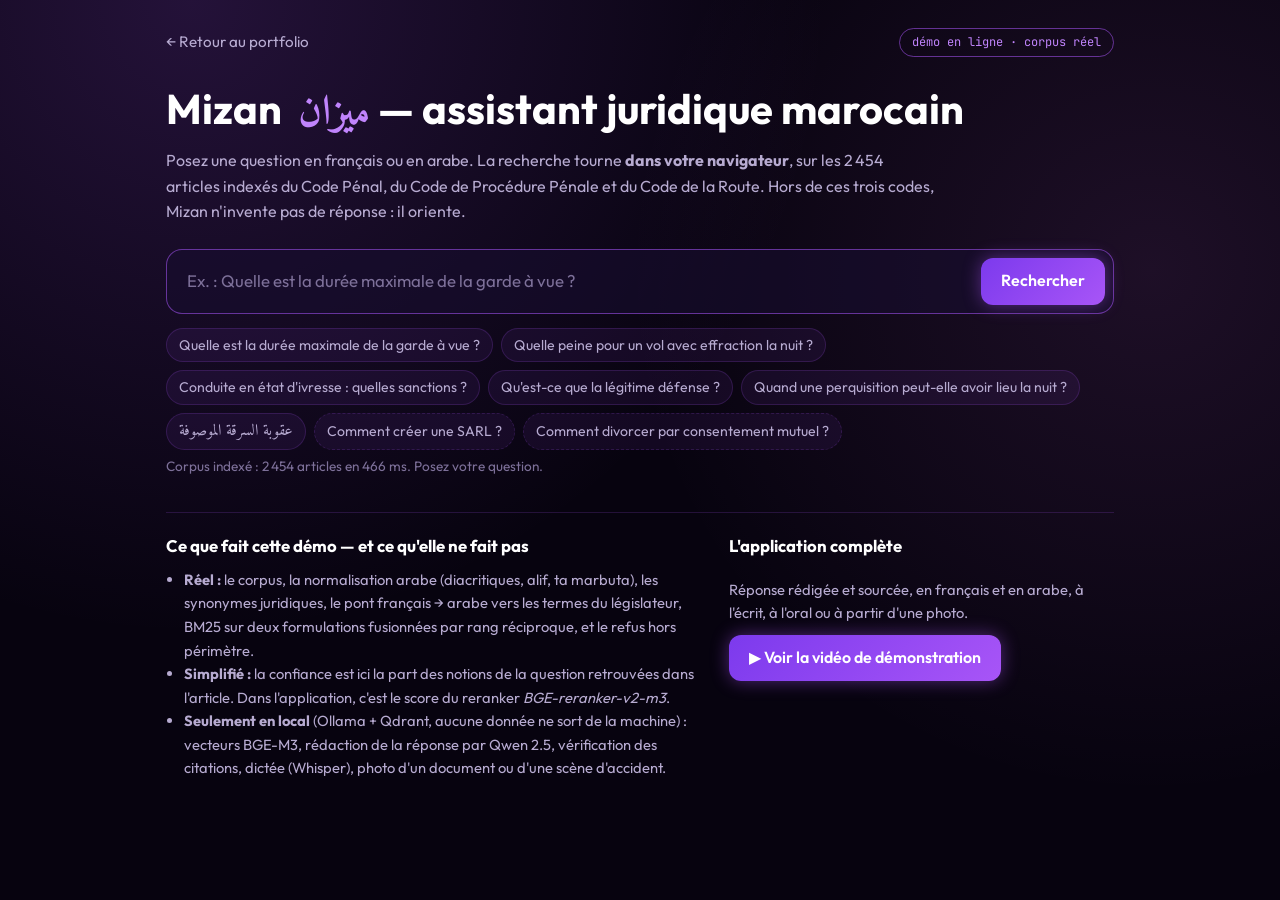
<file: demo/mizan/index.html>
<!DOCTYPE html>
<html lang="fr">
<head>
  <meta charset="UTF-8" />
  <meta name="viewport" content="width=device-width, initial-scale=1.0" />
  <title>Mizan — démo en ligne</title>
  <meta name="description" content="Démo en ligne de Mizan, assistant juridique marocain : recherche bilingue français / arabe dans le Code Pénal, le Code de Procédure Pénale et le Code de la Route." />
  <link rel="preconnect" href="https://fonts.googleapis.com" />
  <link rel="preconnect" href="https://fonts.gstatic.com" crossorigin />
  <link href="https://fonts.googleapis.com/css2?family=Outfit:wght@300;400;500;600;700&family=JetBrains+Mono:wght@500&family=Amiri:wght@400;700&display=swap" rel="stylesheet" />
  <style>
    :root {
      --bg: #07030f; --surface: rgba(24, 14, 48, 0.6); --surface-solid: #140b2b;
      --neon: #a855f7; --neon-bright: #c084fc; --neon-deep: #7c3aed; --neon-pink: #e879f9; --neon-rgb: 168, 85, 247;
      --text: #fff; --text-muted: #b7abd1; --text-dim: #7d7099;
      --border: rgba(var(--neon-rgb), 0.18); --border-strong: rgba(var(--neon-rgb), 0.55);
      --ok: #4ade80; --warn: #fbbf24; --low: #f87171;
      --font: "Outfit", system-ui, sans-serif; --mono: "JetBrains Mono", ui-monospace, monospace;
    }
    *, *::before, *::after { box-sizing: border-box; margin: 0; padding: 0; }
    body { font-family: var(--font); background: var(--bg); color: var(--text); line-height: 1.6; min-height: 100vh;
      background-image: radial-gradient(circle at 15% 0%, rgba(var(--neon-rgb), .18), transparent 45%),
                        radial-gradient(circle at 90% 30%, rgba(232, 121, 249, .1), transparent 40%); }
    a { color: var(--neon-bright); }
    button, input { font: inherit; color: inherit; }
    :focus-visible { outline: 2px solid var(--neon-bright); outline-offset: 3px; border-radius: 6px; }
    .wrap { max-width: 980px; margin: 0 auto; padding: 28px 16px 64px; }

    .top { display: flex; align-items: center; justify-content: space-between; gap: 12px; flex-wrap: wrap; margin-bottom: 28px; }
    .back { color: var(--text-muted); text-decoration: none; font-size: .95rem; }
    .back:hover { color: var(--neon-bright); }
    .badge { font-family: var(--mono); font-size: .75rem; color: var(--neon-bright); border: 1px solid var(--border-strong);
      border-radius: 999px; padding: 4px 12px; }

    h1 { font-size: clamp(1.8rem, 4.5vw, 2.6rem); line-height: 1.15; }
    h1 .ar { font-family: "Amiri", serif; color: var(--neon-bright); font-weight: 700; margin-inline-start: 8px; }
    .lead { color: var(--text-muted); margin: 10px 0 24px; max-width: 70ch; }

    .ask { display: flex; gap: 10px; background: var(--surface); border: 1px solid var(--border-strong); border-radius: 16px; padding: 8px; }
    .ask input { flex: 1; min-width: 0; background: transparent; border: 0; outline: none; padding: 10px 12px; font-size: 1.05rem; }
    .ask input::placeholder { color: var(--text-dim); }
    .btn { cursor: pointer; border: 0; border-radius: 12px; padding: 10px 20px; font-weight: 600;
      background: linear-gradient(135deg, var(--neon-deep), var(--neon)); box-shadow: 0 0 18px rgba(var(--neon-rgb), .45); }
    .btn:disabled { opacity: .5; cursor: wait; }
    .btn--ghost { background: transparent; border: 1px solid var(--border-strong); box-shadow: none; color: var(--text); text-decoration: none; display: inline-block; }

    .examples { display: flex; flex-wrap: wrap; gap: 8px; margin: 14px 0 6px; }
    .ex { cursor: pointer; background: rgba(var(--neon-rgb), .08); border: 1px solid var(--border); border-radius: 999px;
      padding: 5px 12px; font-size: .88rem; color: var(--text-muted); }
    .ex:hover { border-color: var(--border-strong); color: var(--text); }
    .ex[dir="rtl"] { font-family: "Amiri", serif; font-size: 1rem; }
    .ex--out { border-style: dashed; }
    .status { font-size: .85rem; color: var(--text-dim); min-height: 1.4em; margin-top: 6px; }

    .pipeline { display: grid; grid-template-columns: repeat(4, 1fr); gap: 10px; margin: 26px 0 18px; }
    .step { background: var(--surface); border: 1px solid var(--border); border-radius: 14px; padding: 12px 14px; transition: border-color .3s; }
    .step.is-done { border-color: var(--border-strong); }
    .step__n { font-family: var(--mono); font-size: .72rem; color: var(--neon-bright); }
    .step__t { font-weight: 600; font-size: .95rem; }
    .step__v { font-size: .84rem; color: var(--text-muted); margin-top: 4px; word-break: break-word; }
    .step__v .ar { font-family: "Amiri", serif; font-size: 1rem; color: var(--text); }

    .verdict { border-radius: 14px; padding: 14px 16px; margin-bottom: 16px; border: 1px solid; }
    .verdict--articles { border-color: rgba(74, 222, 128, .45); background: rgba(74, 222, 128, .07); }
    .verdict--orientation { border-color: rgba(251, 191, 36, .5); background: rgba(251, 191, 36, .07); }
    .verdict strong { display: block; margin-bottom: 2px; }
    .verdict p { color: var(--text-muted); font-size: .93rem; }

    .meter { height: 6px; border-radius: 99px; background: rgba(255,255,255,.08); overflow: hidden; margin-top: 8px; }
    .meter span { display: block; height: 100%; border-radius: 99px; }

    .results { display: grid; gap: 12px; }
    .art { background: var(--surface); border: 1px solid var(--border); border-radius: 14px; padding: 14px 16px; }
    .art__head { display: flex; align-items: center; justify-content: space-between; gap: 10px; flex-wrap: wrap; margin-bottom: 8px; }
    .art__ref { font-weight: 600; }
    .art__tags { display: flex; gap: 6px; align-items: center; font-family: var(--mono); font-size: .72rem; }
    .tag { border: 1px solid var(--border); border-radius: 6px; padding: 1px 7px; color: var(--text-muted); }
    .art__text { color: var(--text-muted); font-size: .93rem; max-height: 8.5em; overflow: hidden; position: relative; }
    .art__text[dir="rtl"] { font-family: "Amiri", serif; font-size: 1.08rem; line-height: 1.9; }
    .art.is-open .art__text { max-height: none; }
    .art__text::after { content: ""; position: absolute; inset: auto 0 0 0; height: 2.5em; background: linear-gradient(transparent, #120a26); }
    .art.is-open .art__text::after { display: none; }
    .art__foot { display: flex; gap: 14px; margin-top: 8px; font-size: .85rem; }
    .linkbtn { background: none; border: 0; color: var(--neon-bright); cursor: pointer; padding: 0; }
    mark { background: rgba(var(--neon-rgb), .35); color: #fff; border-radius: 3px; padding: 0 2px; }

    .note { margin-top: 34px; border-top: 1px solid var(--border); padding-top: 20px; display: grid; grid-template-columns: 1.4fr 1fr; gap: 24px; }
    .note h2 { font-size: 1.05rem; margin-bottom: 8px; }
    .note p, .note li { color: var(--text-muted); font-size: .92rem; }
    .note ul { padding-left: 18px; }
    .note .actions { display: flex; flex-direction: column; gap: 10px; align-items: flex-start; }
    video { width: 100%; border-radius: 12px; border: 1px solid var(--border); margin-top: 14px; background: #000; }

    @media (max-width: 720px) {
      .pipeline { grid-template-columns: 1fr 1fr; }
      .note { grid-template-columns: 1fr; }
      .ask { flex-direction: column; }
    }
  </style>
</head>
<body>
  <main class="wrap">
    <div class="top">
      <a class="back" href="../../index.html#projets">← Retour au portfolio</a>
      <span class="badge">démo en ligne · corpus réel</span>
    </div>

    <h1>Mizan <span class="ar" lang="ar">ميزان</span> — assistant juridique marocain</h1>
    <p class="lead">
      Posez une question en français ou en arabe. La recherche tourne <strong>dans votre navigateur</strong>,
      sur les <span id="nb">2 454</span> articles indexés du Code Pénal, du Code de Procédure Pénale et du Code de la Route.
      Hors de ces trois codes, Mizan n'invente pas de réponse : il oriente.
    </p>

    <form class="ask" id="form" autocomplete="off">
      <input id="q" type="text" placeholder="Ex. : Quelle est la durée maximale de la garde à vue ?" aria-label="Votre question juridique" dir="auto" />
      <button class="btn" id="go" type="submit" disabled>Chargement…</button>
    </form>

    <div class="examples" aria-label="Exemples de questions">
      <button class="ex" type="button">Quelle est la durée maximale de la garde à vue ?</button>
      <button class="ex" type="button">Quelle peine pour un vol avec effraction la nuit ?</button>
      <button class="ex" type="button">Conduite en état d'ivresse : quelles sanctions ?</button>
      <button class="ex" type="button">Qu'est-ce que la légitime défense ?</button>
      <button class="ex" type="button">Quand une perquisition peut-elle avoir lieu la nuit ?</button>
      <button class="ex" type="button" dir="rtl" lang="ar">عقوبة السرقة الموصوفة</button>
      <button class="ex ex--out" type="button" title="Hors périmètre">Comment créer une SARL ?</button>
      <button class="ex ex--out" type="button" title="Hors périmètre">Comment divorcer par consentement mutuel ?</button>
    </div>
    <p class="status" id="status" role="status" aria-live="polite">Chargement du corpus…</p>

    <section id="out" hidden>
      <div class="pipeline">
        <div class="step" id="s1"><div class="step__n">01</div><div class="step__t">Langue</div><div class="step__v"></div></div>
        <div class="step" id="s2"><div class="step__n">02</div><div class="step__t">Pont FR → AR</div><div class="step__v"></div></div>
        <div class="step" id="s3"><div class="step__n">03</div><div class="step__t">BM25 × 2 + RRF</div><div class="step__v"></div></div>
        <div class="step" id="s4"><div class="step__n">04</div><div class="step__t">Porte de confiance</div><div class="step__v"></div></div>
      </div>
      <div id="verdict"></div>
      <div class="results" id="results"></div>
    </section>

    <section class="note">
      <div>
        <h2>Ce que fait cette démo — et ce qu'elle ne fait pas</h2>
        <ul>
          <li><strong>Réel :</strong> le corpus, la normalisation arabe (diacritiques, alif, ta marbuta), les synonymes
            juridiques, le pont français → arabe vers les termes du législateur, BM25 sur deux formulations fusionnées par rang réciproque, et le refus hors périmètre.</li>
          <li><strong>Simplifié :</strong> la confiance est ici la part des notions de la question retrouvées dans l'article.
            Dans l'application, c'est le score du reranker <em>BGE-reranker-v2-m3</em>.</li>
          <li><strong>Seulement en local</strong> (Ollama + Qdrant, aucune donnée ne sort de la machine) : vecteurs BGE-M3,
            rédaction de la réponse par Qwen 2.5, vérification des citations, dictée (Whisper), photo d'un document ou d'une scène d'accident.</li>
        </ul>
      </div>
      <div class="actions">
        <h2>L'application complète</h2>
        <p>Réponse rédigée et sourcée, en français et en arabe, à l'écrit, à l'oral ou à partir d'une photo.</p>
        <button class="btn" type="button" id="play">▶ Voir la vidéo de démonstration</button>
      </div>
    </section>
    <video id="video" controls playsinline preload="none" hidden src="../../assets/videos/mizan-assistant-juridique.mp4"></video>
  </main>

  <script src="mizan-engine.js"></script>
  <script>
    (function () {
      "use strict";
      const NOMS = { CP: "Code Pénal", CPP: "Code de Procédure Pénale", CR: "Code de la Route" };
      const UNITE = { CP: "Article", CPP: "Article", CR: "Article" };
      const $ = (s) => document.querySelector(s);
      const form = $("#form"), input = $("#q"), go = $("#go"), status = $("#status");
      let index = null;

      const esc = (t) => t.replace(/[&<>"]/g, (c) => ({ "&": "&amp;", "<": "&lt;", ">": "&gt;", '"': "&quot;" }[c]));

      fetch("corpus.json")
        .then((r) => { if (!r.ok) throw new Error(r.status); return r.json(); })
        .then((corpus) => {
          const t0 = performance.now();
          index = Mizan.construireIndex(corpus);
          $("#nb").textContent = corpus.length.toLocaleString("fr-FR");
          status.textContent = `Corpus indexé : ${corpus.length.toLocaleString("fr-FR")} articles en ${Math.round(performance.now() - t0)} ms. Posez votre question.`;
          go.disabled = false; go.textContent = "Rechercher";
          const q = new URLSearchParams(location.search).get("q");
          if (q) { input.value = q; lancer(); }
        })
        .catch(() => { status.textContent = "Le corpus n'a pas pu être chargé. Ouvrez la page via un serveur web (GitHub Pages ou serveur local)."; go.textContent = "Indisponible"; });

      document.querySelectorAll(".ex").forEach((b) => b.addEventListener("click", () => {
        input.value = b.textContent; if (index) lancer();
      }));
      form.addEventListener("submit", (e) => { e.preventDefault(); if (index) lancer(); });

      // Surligne les mots de la question et leurs équivalents dans l'article (comparaison normalisée)
      function surligner(texte, cibles) {
        return texte.split(/([\p{L}\p{N}_]+)/u).map((m) => {
          const n = Mizan.normaliser(m);
          return /[\p{L}\p{N}]/u.test(m) && n.length > 1 && cibles.has(n) ? `<mark>${esc(m)}</mark>` : esc(m);
        }).join("");
      }

      function couleur(c) { return c >= Mizan.SEUIL_ELEVEE ? "var(--ok)" : c >= Mizan.SEUIL_CONFIANCE ? "var(--warn)" : "var(--low)"; }

      function lancer() {
        const question = input.value.trim();
        if (!question) { input.focus(); return; }
        const r = Mizan.rechercher(index, question, 5);
        $("#out").hidden = false;

        const v = (id, html) => { const s = $(id); s.querySelector(".step__v").innerHTML = html; s.classList.add("is-done"); };
        v("#s1", r.langue === "ar" ? "Arabe" : "Français");
        v("#s2", r.pont.length
          ? r.pont.map((p) => `${esc(p.libelle)} → <span class="ar" lang="ar" dir="rtl">${esc(p.terme)}</span>`).join("<br>")
          : (r.langue === "ar" ? "Question déjà en arabe" : "Aucun terme juridique repéré"));
        v("#s3", `${r.jetons.origine + r.jetons.arabe} jetons · ${r.ms} ms`);
        v("#s4", `Confiance ${Math.round(r.confiance * 100)} % · seuil ${Math.round(Mizan.SEUIL_CONFIANCE * 100)} %`);

        const pct = Math.round(r.confiance * 100);
        const meter = `<div class="meter"><span style="width:${pct}%;background:${couleur(r.confiance)}"></span></div>`;
        $("#verdict").innerHTML = r.decision === "articles"
          ? `<div class="verdict verdict--articles"><strong>Articles pertinents trouvés — confiance ${r.niveau === "elevee" ? "élevée" : "moyenne"} (${pct} %)</strong>
               <p>Dans l'application, ces articles sont transmis à Qwen 2.5, qui rédige une réponse ne citant qu'eux ; chaque citation est ensuite vérifiée.</p>${meter}</div>`
          : `<div class="verdict verdict--orientation"><strong>Confiance faible (${pct} %) — orientation, pas de réponse</strong>
               <p>Cette question ne semble pas couverte par les trois codes consultés (Code Pénal, Code de Procédure Pénale, Code de la Route).
               Plutôt que d'extrapoler, Mizan le signale. Les éventuelles pistes du corpus sont données à titre indicatif.</p>${meter}</div>`;

        const cibles = new Set();
        Mizan.jetonsQuestion(question).forEach((j) => cibles.add(j));
        r.pont.forEach((p) => Mizan.jetons(p.terme).forEach((j) => cibles.add(j)));

        const liste = r.decision === "articles" ? r.resultats : r.resultats.filter((a) => a.confiance > 0).slice(0, 3);
        $("#results").innerHTML = liste.map((a) => `
          <article class="art">
            <div class="art__head">
              <span class="art__ref">${UNITE[a.code] || "Article"} ${esc(a.numero)} — ${NOMS[a.code] || esc(a.code)}</span>
              <span class="art__tags"><span class="tag">${a.langue === "ar" ? "texte arabe (fait foi)" : "texte français"}</span>
                <span class="tag" style="color:${couleur(a.confiance)}">${Math.round(a.confiance * 100)} %</span></span>
            </div>
            <p class="art__text" dir="${a.langue === "ar" ? "rtl" : "ltr"}" lang="${a.langue}">${surligner(a.texte, cibles)}</p>
            <div class="art__foot">
              <button type="button" class="linkbtn js-more">Lire l'article entier</button>
              ${a.bo ? `<a href="${esc(a.bo)}" target="_blank" rel="noopener">Bulletin Officiel ↗</a>` : ""}
            </div>
          </article>`).join("") || `<p class="status">Aucune piste dans le corpus.</p>`;

        document.querySelectorAll(".js-more").forEach((b) => b.addEventListener("click", () => {
          const art = b.closest(".art"); const open = art.classList.toggle("is-open");
          b.textContent = open ? "Réduire" : "Lire l'article entier";
        }));
        status.textContent = "";
        history.replaceState(null, "", "?q=" + encodeURIComponent(question));
      }

      $("#play").addEventListener("click", () => {
        const vid = $("#video"); vid.hidden = false; vid.scrollIntoView({ behavior: "smooth", block: "center" }); vid.play().catch(() => {});
      });
    })();
  </script>
</body>
</html>
</file>
